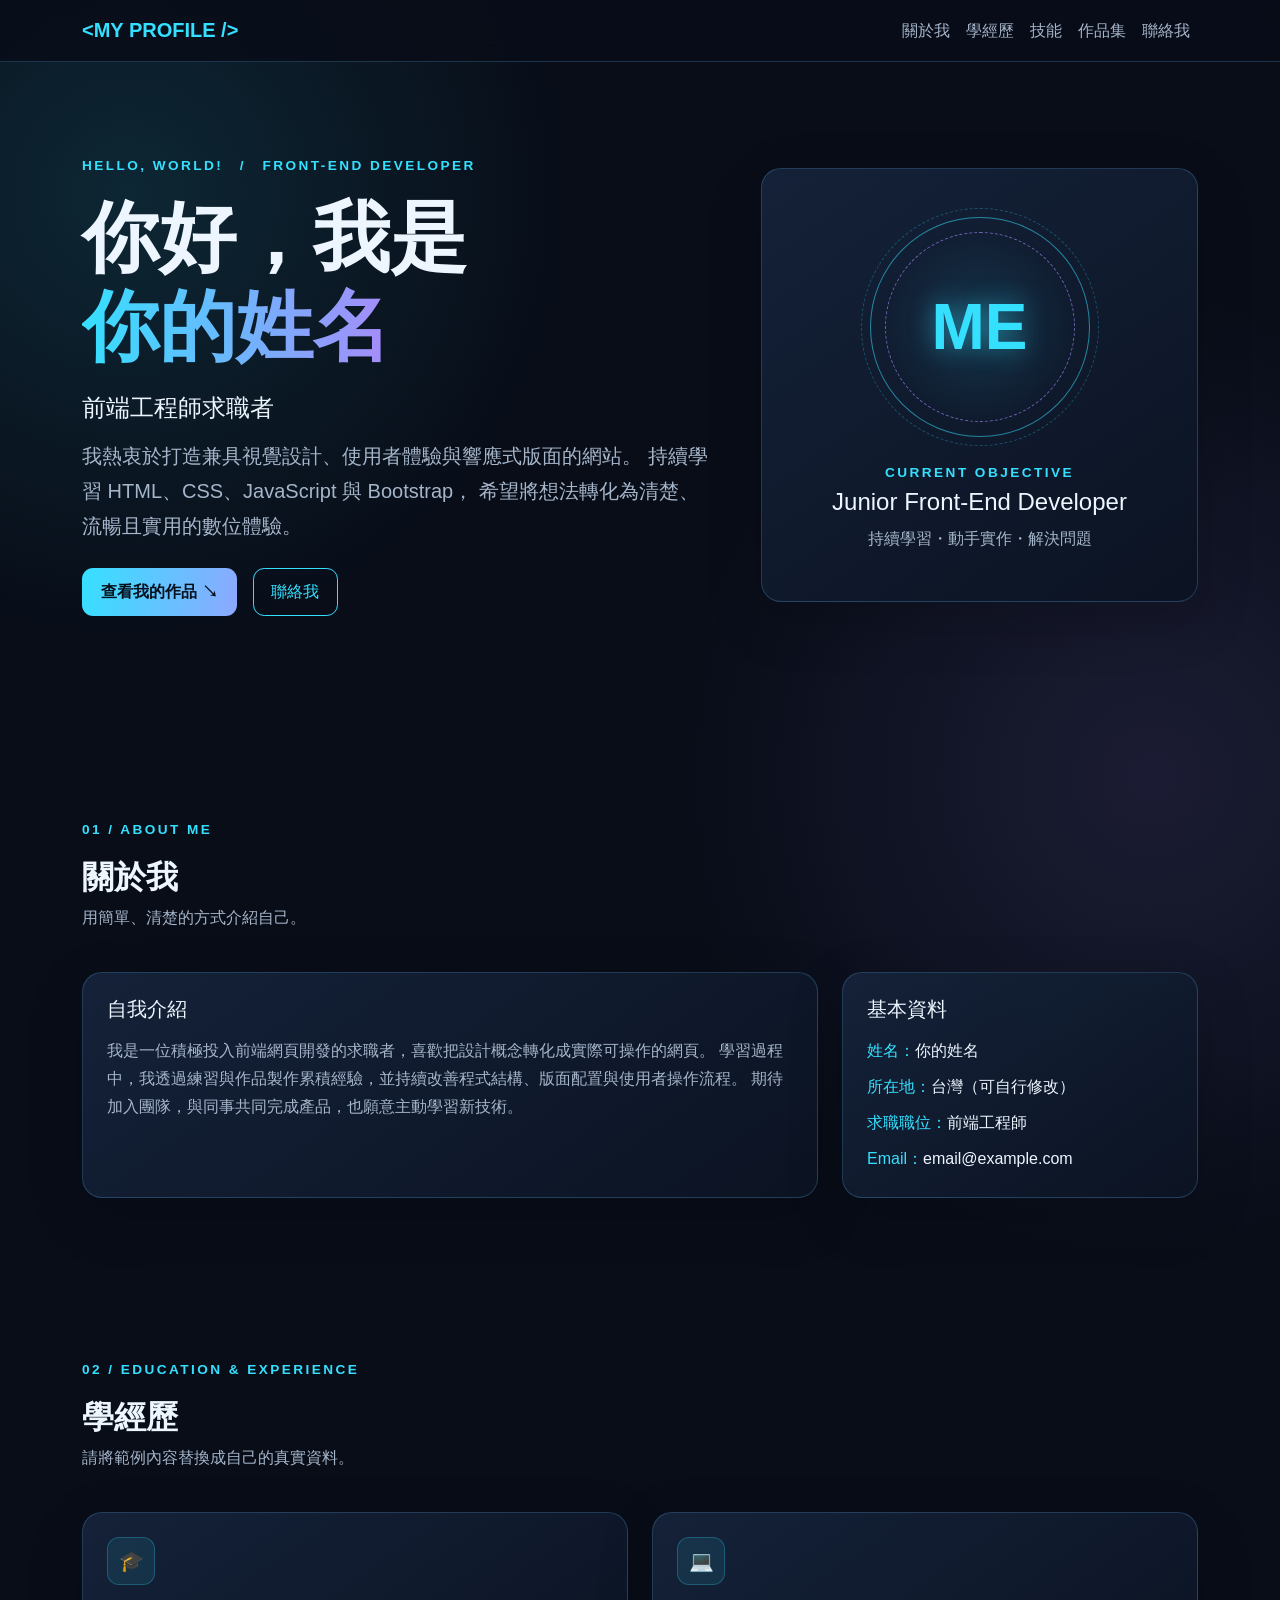
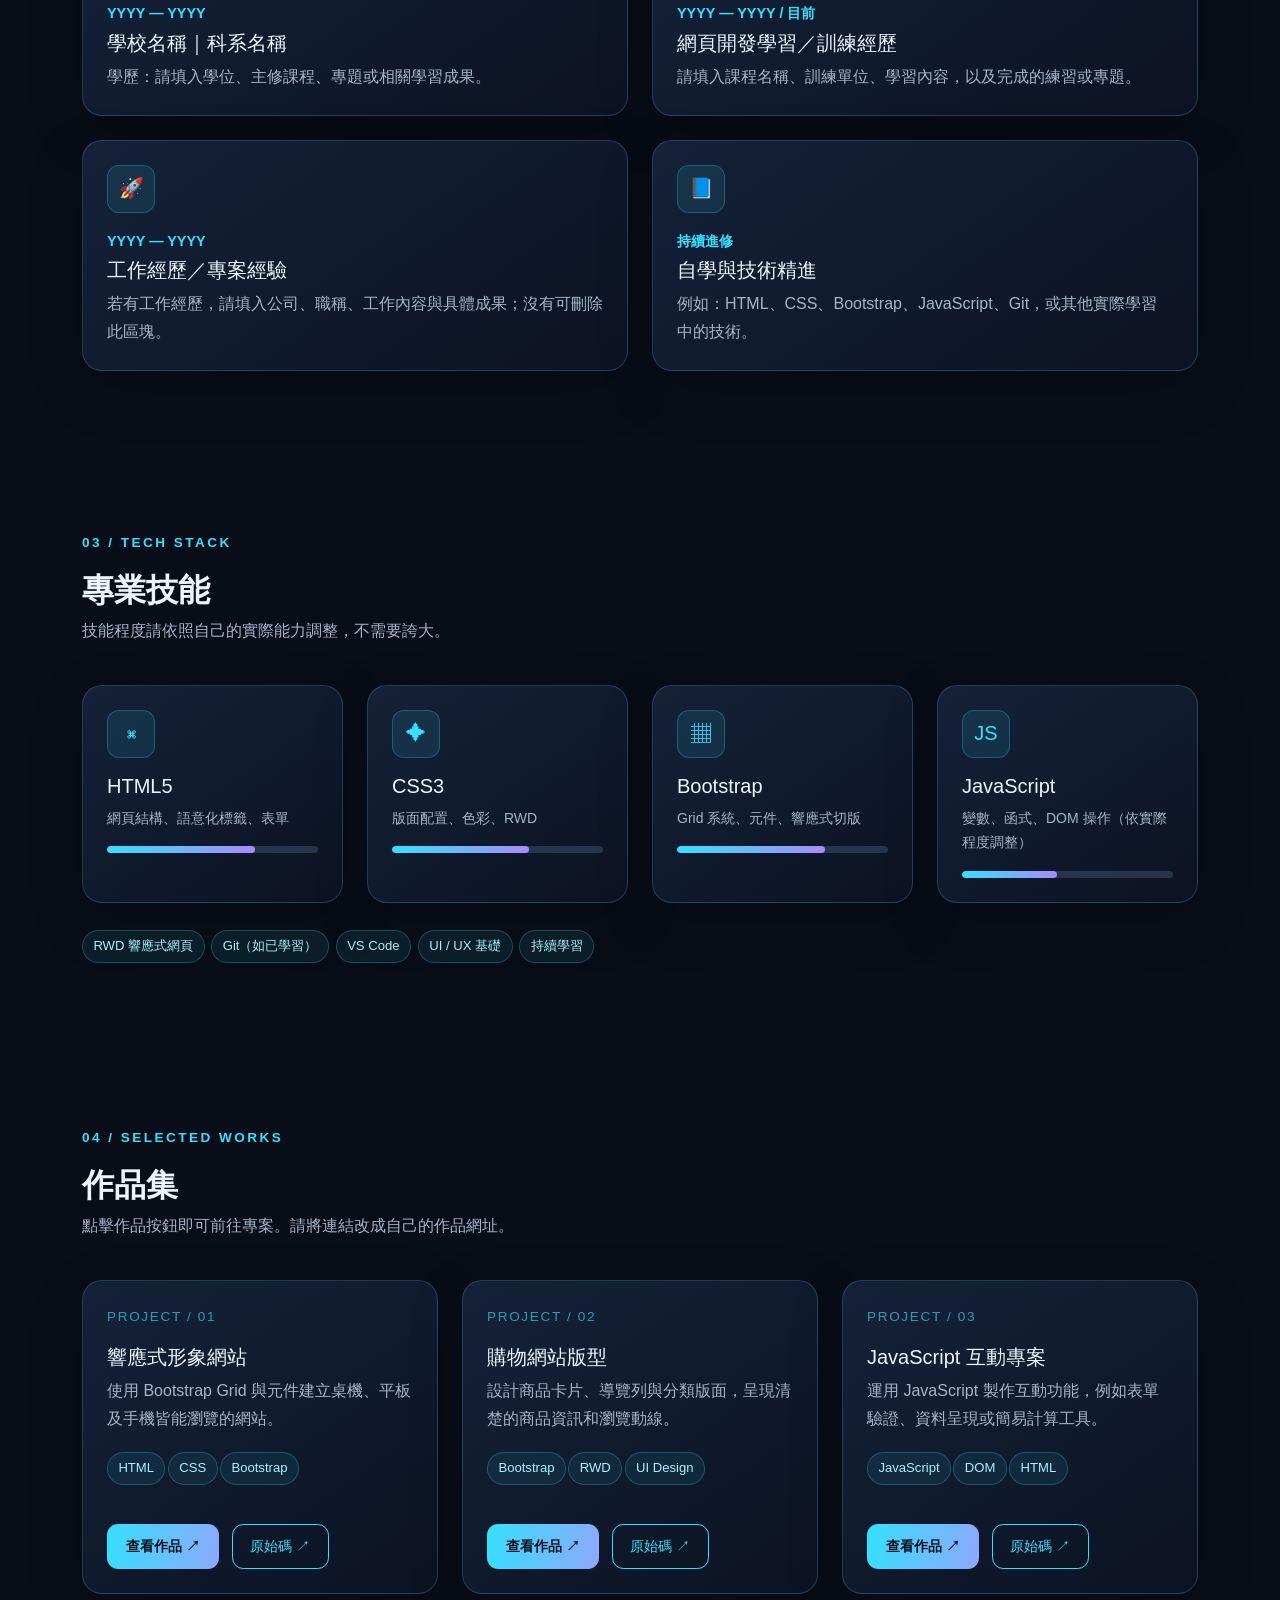
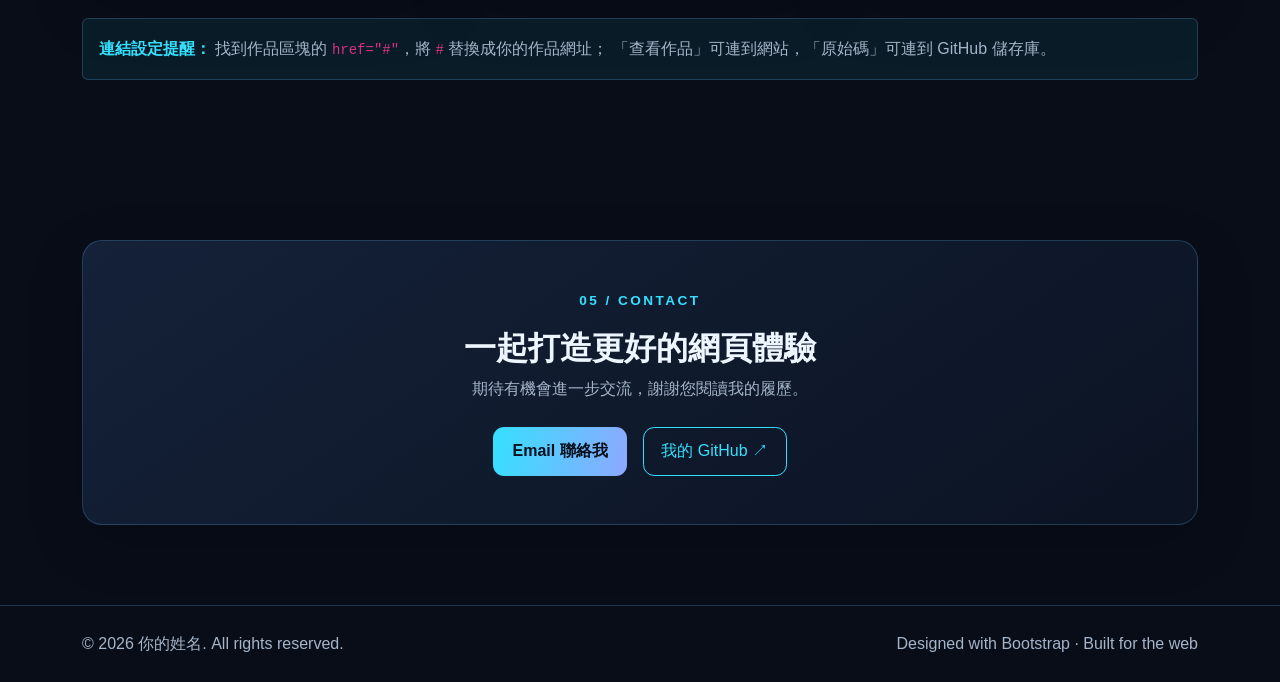
<file: index.html>
<!DOCTYPE html>
<html lang="zh-TW">
<head>
    <meta charset="UTF-8">
    <meta name="viewport" content="width=device-width, initial-scale=1.0">
    <title>個人履歷｜前端工程師</title>

    <!-- Bootstrap 5 CSS：使用 Bootstrap 進行 RWD 切版 -->
    <link href="https://cdn.jsdelivr.net/npm/bootstrap@5.3.3/dist/css/bootstrap.min.css" rel="stylesheet">

    <style>
        /* ===== 全站配色：前衛科技風格 ===== */
        :root {
            --bg: #080d18;
            --panel: #101a2b;
            --panel-light: #15233a;
            --text: #edf5ff;
            --muted: #a5b5ca;
            --cyan: #35e0ff;
            --purple: #a78bfa;
            --line: rgba(106, 190, 255, 0.22);
        }

        html { scroll-behavior: smooth; }

        body {
            background:
                radial-gradient(circle at 10% 5%, rgba(53, 224, 255, .12), transparent 28rem),
                radial-gradient(circle at 90% 20%, rgba(167, 139, 250, .12), transparent 30rem),
                var(--bg);
            color: var(--text);
            font-family: "Noto Sans TC", "Microsoft JhengHei", sans-serif;
            line-height: 1.75;
        }

        a { text-decoration: none; }

        .navbar {
            background: rgba(8, 13, 24, .88);
            border-bottom: 1px solid var(--line);
            backdrop-filter: blur(14px);
        }

        .navbar-brand, .text-cyan { color: var(--cyan) !important; }
        .nav-link { color: var(--muted) !important; }
        .nav-link:hover { color: var(--cyan) !important; }

        .hero {
            min-height: 82vh;
            display: flex;
            align-items: center;
            padding-top: 7rem;
            padding-bottom: 5rem;
        }

        .eyebrow {
            color: var(--cyan);
            letter-spacing: .18em;
            font-size: .85rem;
            font-weight: 700;
        }

        .hero h1 {
            font-size: clamp(2.5rem, 6vw, 5rem);
            font-weight: 800;
            line-height: 1.15;
        }

        .gradient-text {
            background: linear-gradient(90deg, var(--cyan), var(--purple));
            -webkit-background-clip: text;
            background-clip: text;
            color: transparent;
        }

        .hero-card, .tech-card, .timeline-card, .contact-card {
            background: linear-gradient(145deg, rgba(21, 35, 58, .95), rgba(12, 20, 35, .96));
            border: 1px solid var(--line);
            border-radius: 1.25rem;
            box-shadow: 0 18px 55px rgba(0, 0, 0, .18);
        }

        .profile-orbit {
            width: 220px;
            height: 220px;
            margin: 0 auto 1.5rem;
            border: 1px solid rgba(53, 224, 255, .55);
            border-radius: 50%;
            display: grid;
            place-items: center;
            position: relative;
            background: radial-gradient(circle, rgba(53,224,255,.13), transparent 65%);
        }

        .profile-orbit::before, .profile-orbit::after {
            content: "";
            position: absolute;
            border: 1px dashed rgba(167, 139, 250, .65);
            border-radius: 50%;
        }

        .profile-orbit::before { inset: 14px; }
        .profile-orbit::after { inset: -10px; border-color: rgba(53,224,255,.28); }

        .profile-initial {
            font-size: 4rem;
            font-weight: 800;
            color: var(--cyan);
            text-shadow: 0 0 25px rgba(53,224,255,.5);
        }

        .section { padding: 5rem 0; }
        .section-title { font-weight: 800; margin-bottom: .5rem; }
        .section-subtitle { color: var(--muted); margin-bottom: 2.5rem; }

        .tech-card, .timeline-card, .contact-card {
            height: 100%;
            padding: 1.5rem;
            transition: transform .25s ease, border-color .25s ease;
        }

        .tech-card:hover, .timeline-card:hover {
            transform: translateY(-5px);
            border-color: rgba(53,224,255,.65);
        }

        .icon-box {
            width: 48px;
            height: 48px;
            border-radius: 12px;
            display: grid;
            place-items: center;
            color: var(--cyan);
            background: rgba(53,224,255,.1);
            border: 1px solid rgba(53,224,255,.25);
            font-size: 1.25rem;
            margin-bottom: 1rem;
        }

        .tag {
            display: inline-block;
            border: 1px solid rgba(53,224,255,.25);
            background: rgba(53,224,255,.08);
            color: #a7f2ff;
            padding: .25rem .65rem;
            border-radius: 999px;
            font-size: .82rem;
            margin: .2rem .15rem .2rem 0;
        }

        .timeline-date { color: var(--cyan); font-size: .9rem; font-weight: 700; }
        .muted { color: var(--muted); }

        .btn-tech {
            background: linear-gradient(100deg, var(--cyan), #8da8ff);
            color: #07111d;
            border: 0;
            font-weight: 800;
            border-radius: .7rem;
            padding: .75rem 1.2rem;
        }

        .btn-tech:hover { color: #07111d; filter: brightness(1.08); transform: translateY(-1px); }

        .btn-outline-tech {
            color: var(--cyan);
            border: 1px solid var(--cyan);
            border-radius: .7rem;
            padding: .7rem 1.1rem;
        }

        .btn-outline-tech:hover { background: rgba(53,224,255,.1); color: #fff; }

        .project-number { color: rgba(53,224,255,.65); font-size: .85rem; letter-spacing: .12em; }
        .project-card { display: flex; flex-direction: column; }
        .project-card .project-actions { margin-top: auto; padding-top: 1.2rem; }

        .skill-bar {
            height: 7px;
            background: #26354b;
            border-radius: 999px;
            overflow: hidden;
        }

        .skill-progress {
            height: 100%;
            background: linear-gradient(90deg, var(--cyan), var(--purple));
            border-radius: 999px;
        }

        footer {
            border-top: 1px solid var(--line);
            color: var(--muted);
            padding: 1.5rem 0;
        }

        @media (max-width: 767.98px) {
            .hero { min-height: auto; text-align: center; }
            .hero-buttons { justify-content: center; }
            .section { padding: 3.5rem 0; }
        }
    </style>
</head>
<body>
    <!-- 導覽列：使用 Bootstrap Navbar -->
    <nav class="navbar navbar-expand-lg navbar-dark fixed-top">
        <div class="container">
            <a class="navbar-brand fw-bold" href="#home">&lt;MY PROFILE /&gt;</a>
            <button class="navbar-toggler" type="button" data-bs-toggle="collapse"
                    data-bs-target="#mainNav" aria-controls="mainNav" aria-expanded="false"
                    aria-label="切換導覽選單">
                <span class="navbar-toggler-icon"></span>
            </button>
            <div class="collapse navbar-collapse" id="mainNav">
                <ul class="navbar-nav ms-auto">
                    <li class="nav-item"><a class="nav-link" href="#about">關於我</a></li>
                    <li class="nav-item"><a class="nav-link" href="#experience">學經歷</a></li>
                    <li class="nav-item"><a class="nav-link" href="#skills">技能</a></li>
                    <li class="nav-item"><a class="nav-link" href="#projects">作品集</a></li>
                    <li class="nav-item"><a class="nav-link" href="#contact">聯絡我</a></li>
                </ul>
            </div>
        </div>
    </nav>

    <!-- 首頁主視覺 -->
    <header class="hero" id="home">
        <div class="container">
            <div class="row align-items-center g-5">
                <div class="col-lg-7">
                    <p class="eyebrow mb-3">HELLO, WORLD!　/　FRONT-END DEVELOPER</p>
                    <!-- TODO：請將「你的姓名」換成自己的姓名 -->
                    <h1 class="mb-4">你好，我是<br><span class="gradient-text">你的姓名</span></h1>
                    <h2 class="h4 mb-3">前端工程師求職者</h2>
                    <p class="muted fs-5 mb-4">
                        我熱衷於打造兼具視覺設計、使用者體驗與響應式版面的網站。
                        持續學習 HTML、CSS、JavaScript 與 Bootstrap，
                        希望將想法轉化為清楚、流暢且實用的數位體驗。
                    </p>
                    <div class="d-flex flex-wrap gap-3 hero-buttons">
                        <a class="btn btn-tech" href="#projects">查看我的作品 ↘</a>
                        <!-- TODO：將 email@example.com 改成自己的 Email -->
                        <a class="btn btn-outline-tech" href="mailto:email@example.com">聯絡我</a>
                    </div>
                </div>
                <div class="col-lg-5">
                    <div class="hero-card p-4 p-md-5 text-center">
                        <div class="profile-orbit">
                            <!-- 這裡先用姓名縮寫代替照片，也可以改成自己的大頭照 -->
                            <div class="profile-initial">ME</div>
                        </div>
                        <p class="eyebrow mb-1">CURRENT OBJECTIVE</p>
                        <h3 class="h4 mb-2">Junior Front-End Developer</h3>
                        <p class="muted mb-0">持續學習・動手實作・解決問題</p>
                    </div>
                </div>
            </div>
        </div>
    </header>

    <main>
        <!-- 關於我 -->
        <section class="section" id="about">
            <div class="container">
                <p class="eyebrow">01 / ABOUT ME</p>
                <h2 class="section-title">關於我</h2>
                <p class="section-subtitle">用簡單、清楚的方式介紹自己。</p>
                <div class="row g-4">
                    <div class="col-lg-8">
                        <div class="tech-card">
                            <h3 class="h5 mb-3">自我介紹</h3>
                            <p class="muted mb-0">
                                我是一位積極投入前端網頁開發的求職者，喜歡把設計概念轉化成實際可操作的網頁。
                                學習過程中，我透過練習與作品製作累積經驗，並持續改善程式結構、版面配置與使用者操作流程。
                                期待加入團隊，與同事共同完成產品，也願意主動學習新技術。
                            </p>
                            <!-- TODO：依照自己的實際狀況修改，不符合的描述請刪除 -->
                        </div>
                    </div>
                    <div class="col-lg-4">
                        <div class="tech-card">
                            <h3 class="h5 mb-3">基本資料</h3>
                            <p class="mb-2"><span class="text-cyan">姓名：</span>你的姓名</p>
                            <p class="mb-2"><span class="text-cyan">所在地：</span>台灣（可自行修改）</p>
                            <p class="mb-2"><span class="text-cyan">求職職位：</span>前端工程師</p>
                            <p class="mb-0"><span class="text-cyan">Email：</span>email@example.com</p>
                        </div>
                    </div>
                </div>
            </div>
        </section>

        <!-- 學歷與經歷 -->
        <section class="section" id="experience">
            <div class="container">
                <p class="eyebrow">02 / EDUCATION & EXPERIENCE</p>
                <h2 class="section-title">學經歷</h2>
                <p class="section-subtitle">請將範例內容替換成自己的真實資料。</p>
                <div class="row g-4">
                    <div class="col-lg-6">
                        <div class="timeline-card">
                            <div class="icon-box">🎓</div>
                            <p class="timeline-date mb-1">YYYY — YYYY</p>
                            <h3 class="h5">學校名稱｜科系名稱</h3>
                            <p class="muted mb-0">學歷：請填入學位、主修課程、專題或相關學習成果。</p>
                        </div>
                    </div>
                    <div class="col-lg-6">
                        <div class="timeline-card">
                            <div class="icon-box">💻</div>
                            <p class="timeline-date mb-1">YYYY — YYYY / 目前</p>
                            <h3 class="h5">網頁開發學習／訓練經歷</h3>
                            <p class="muted mb-0">請填入課程名稱、訓練單位、學習內容，以及完成的練習或專題。</p>
                        </div>
                    </div>
                    <div class="col-lg-6">
                        <div class="timeline-card">
                            <div class="icon-box">🚀</div>
                            <p class="timeline-date mb-1">YYYY — YYYY</p>
                            <h3 class="h5">工作經歷／專案經驗</h3>
                            <p class="muted mb-0">若有工作經歷，請填入公司、職稱、工作內容與具體成果；沒有可刪除此區塊。</p>
                        </div>
                    </div>
                    <div class="col-lg-6">
                        <div class="timeline-card">
                            <div class="icon-box">📘</div>
                            <p class="timeline-date mb-1">持續進修</p>
                            <h3 class="h5">自學與技術精進</h3>
                            <p class="muted mb-0">例如：HTML、CSS、Bootstrap、JavaScript、Git，或其他實際學習中的技術。</p>
                        </div>
                    </div>
                </div>
            </div>
        </section>

        <!-- 技能 -->
        <section class="section" id="skills">
            <div class="container">
                <p class="eyebrow">03 / TECH STACK</p>
                <h2 class="section-title">專業技能</h2>
                <p class="section-subtitle">技能程度請依照自己的實際能力調整，不需要誇大。</p>
                <div class="row g-4">
                    <div class="col-md-6 col-lg-3">
                        <div class="tech-card">
                            <div class="icon-box">⌘</div>
                            <h3 class="h5">HTML5</h3>
                            <p class="muted small">網頁結構、語意化標籤、表單</p>
                            <div class="skill-bar"><div class="skill-progress" style="width: 70%"></div></div>
                        </div>
                    </div>
                    <div class="col-md-6 col-lg-3">
                        <div class="tech-card">
                            <div class="icon-box">✦</div>
                            <h3 class="h5">CSS3</h3>
                            <p class="muted small">版面配置、色彩、RWD</p>
                            <div class="skill-bar"><div class="skill-progress" style="width: 65%"></div></div>
                        </div>
                    </div>
                    <div class="col-md-6 col-lg-3">
                        <div class="tech-card">
                            <div class="icon-box">▦</div>
                            <h3 class="h5">Bootstrap</h3>
                            <p class="muted small">Grid 系統、元件、響應式切版</p>
                            <div class="skill-bar"><div class="skill-progress" style="width: 70%"></div></div>
                        </div>
                    </div>
                    <div class="col-md-6 col-lg-3">
                        <div class="tech-card">
                            <div class="icon-box">JS</div>
                            <h3 class="h5">JavaScript</h3>
                            <p class="muted small">變數、函式、DOM 操作（依實際程度調整）</p>
                            <div class="skill-bar"><div class="skill-progress" style="width: 45%"></div></div>
                        </div>
                    </div>
                </div>
                <div class="mt-4">
                    <span class="tag">RWD 響應式網頁</span>
                    <span class="tag">Git（如已學習）</span>
                    <span class="tag">VS Code</span>
                    <span class="tag">UI / UX 基礎</span>
                    <span class="tag">持續學習</span>
                </div>
            </div>
        </section>

        <!-- 作品集：按鈕連結由使用者自行設定 -->
        <section class="section" id="projects">
            <div class="container">
                <p class="eyebrow">04 / SELECTED WORKS</p>
                <h2 class="section-title">作品集</h2>
                <p class="section-subtitle">點擊作品按鈕即可前往專案。請將連結改成自己的作品網址。</p>
                <div class="row g-4">
                    <div class="col-md-6 col-lg-4">
                        <article class="tech-card project-card">
                            <p class="project-number">PROJECT / 01</p>
                            <h3 class="h5">響應式形象網站</h3>
                            <p class="muted">使用 Bootstrap Grid 與元件建立桌機、平板及手機皆能瀏覽的網站。</p>
                            <div class="mb-3">
                                <span class="tag">HTML</span><span class="tag">CSS</span><span class="tag">Bootstrap</span>
                            </div>
                            <div class="project-actions">
                                <!-- TODO：把 href="#" 改成作品網址，例如 https://你的帳號.github.io/專案名稱/ -->
                                <a class="btn btn-tech btn-sm" href="20261030-ch6-ex03-AI" target="_blank" rel="noopener noreferrer">查看作品 ↗</a>
                                <a class="btn btn-outline-tech btn-sm ms-2" href="#" target="_blank" rel="noopener noreferrer">原始碼 ↗</a>
                            </div>
                        </article>
                    </div>
                    <div class="col-md-6 col-lg-4">
                        <article class="tech-card project-card">
                            <p class="project-number">PROJECT / 02</p>
                            <h3 class="h5">購物網站版型</h3>
                            <p class="muted">設計商品卡片、導覽列與分類版面，呈現清楚的商品資訊和瀏覽動線。</p>
                            <div class="mb-3">
                                <span class="tag">Bootstrap</span><span class="tag">RWD</span><span class="tag">UI Design</span>
                            </div>
                            <div class="project-actions">
                                <!-- TODO：請修改下方兩個 href -->
                                <a class="btn btn-tech btn-sm" href="20261102_AI02" target="_blank" rel="noopener noreferrer">查看作品 ↗</a>
                                <a class="btn btn-outline-tech btn-sm ms-2" href="#" target="_blank" rel="noopener noreferrer">原始碼 ↗</a>
                            </div>
                        </article>
                    </div>
                    <div class="col-md-6 col-lg-4">
                        <article class="tech-card project-card">
                            <p class="project-number">PROJECT / 03</p>
                            <h3 class="h5">JavaScript 互動專案</h3>
                            <p class="muted">運用 JavaScript 製作互動功能，例如表單驗證、資料呈現或簡易計算工具。</p>
                            <div class="mb-3">
                                <span class="tag">JavaScript</span><span class="tag">DOM</span><span class="tag">HTML</span>
                            </div>
                            <div class="project-actions">
                                <!-- TODO：請修改下方兩個 href -->
                                <a class="btn btn-tech btn-sm" href="#" target="_blank" rel="noopener noreferrer">查看作品 ↗</a>
                                <a class="btn btn-outline-tech btn-sm ms-2" href="#" target="_blank" rel="noopener noreferrer">原始碼 ↗</a>
                            </div>
                        </article>
                    </div>
                </div>
                <div class="alert mt-4 mb-0" role="note"
                     style="background:rgba(53,224,255,.07); border:1px solid var(--line); color:var(--muted);">
                    <strong class="text-cyan">連結設定提醒：</strong>
                    找到作品區塊的 <code>href="#"</code>，將 <code>#</code> 替換成你的作品網址；
                    「查看作品」可連到網站，「原始碼」可連到 GitHub 儲存庫。
                </div>
            </div>
        </section>

        <!-- 聯絡方式 -->
        <section class="section" id="contact">
            <div class="container">
                <div class="contact-card text-center p-4 p-md-5">
                    <p class="eyebrow">05 / CONTACT</p>
                    <h2 class="section-title">一起打造更好的網頁體驗</h2>
                    <p class="muted mb-4">期待有機會進一步交流，謝謝您閱讀我的履歷。</p>
                    <!-- TODO：把 Email、GitHub 連結換成自己的資料 -->
                    <div class="d-flex flex-wrap justify-content-center gap-3">
                        <a class="btn btn-tech" href="mailto:email@example.com">Email 聯絡我</a>
                        <a class="btn btn-outline-tech" href="#" target="_blank" rel="noopener noreferrer">我的 GitHub ↗</a>
                    </div>
                </div>
            </div>
        </section>
    </main>

    <footer>
        <div class="container d-flex flex-column flex-md-row justify-content-between align-items-center gap-2">
            <span>© <span id="currentYear"></span> 你的姓名. All rights reserved.</span>
            <span>Designed with Bootstrap · Built for the web</span>
        </div>
    </footer>

    <!-- Bootstrap JavaScript：讓手機版導覽列可以展開／收合 -->
    <script src="https://cdn.jsdelivr.net/npm/bootstrap@5.3.3/dist/js/bootstrap.bundle.min.js"></script>
    <script>
        // 自動顯示當前年份
        document.getElementById("currentYear").textContent = new Date().getFullYear();
    </script>
</body>
</html>
</file>
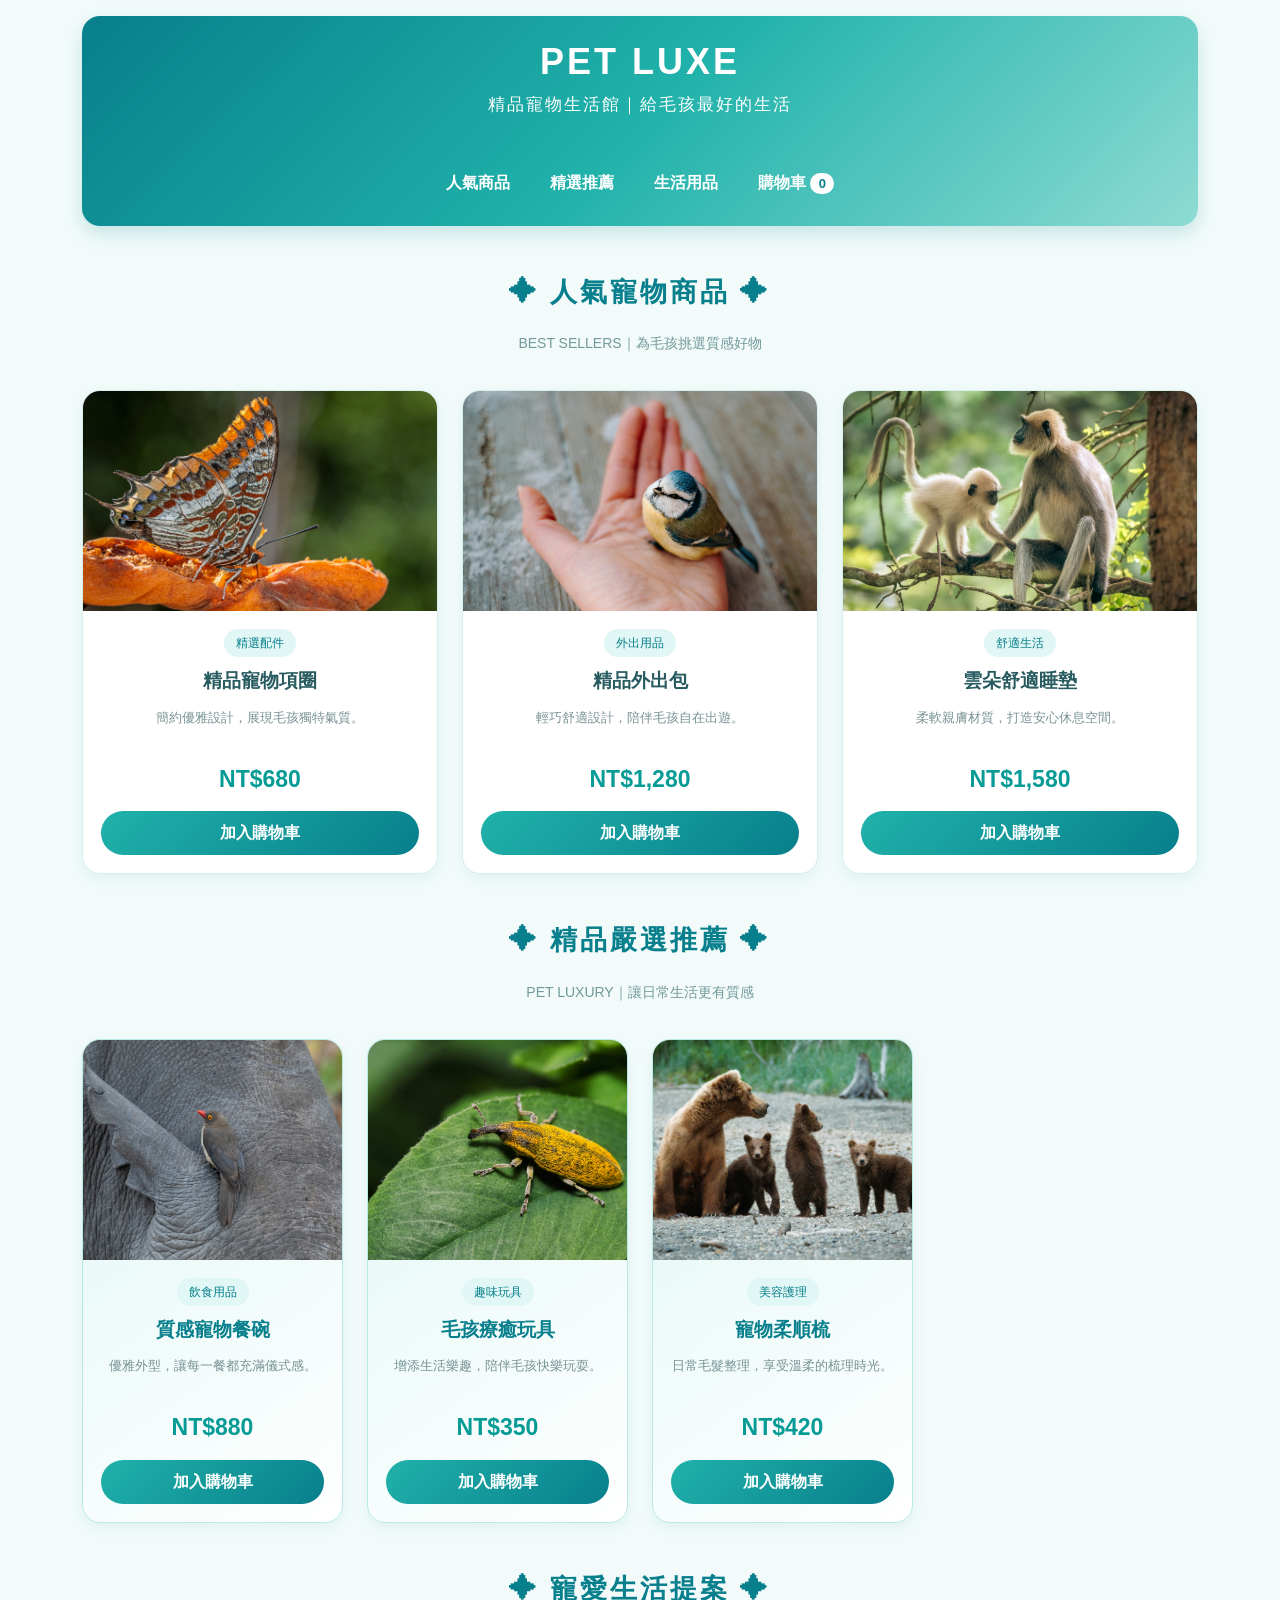
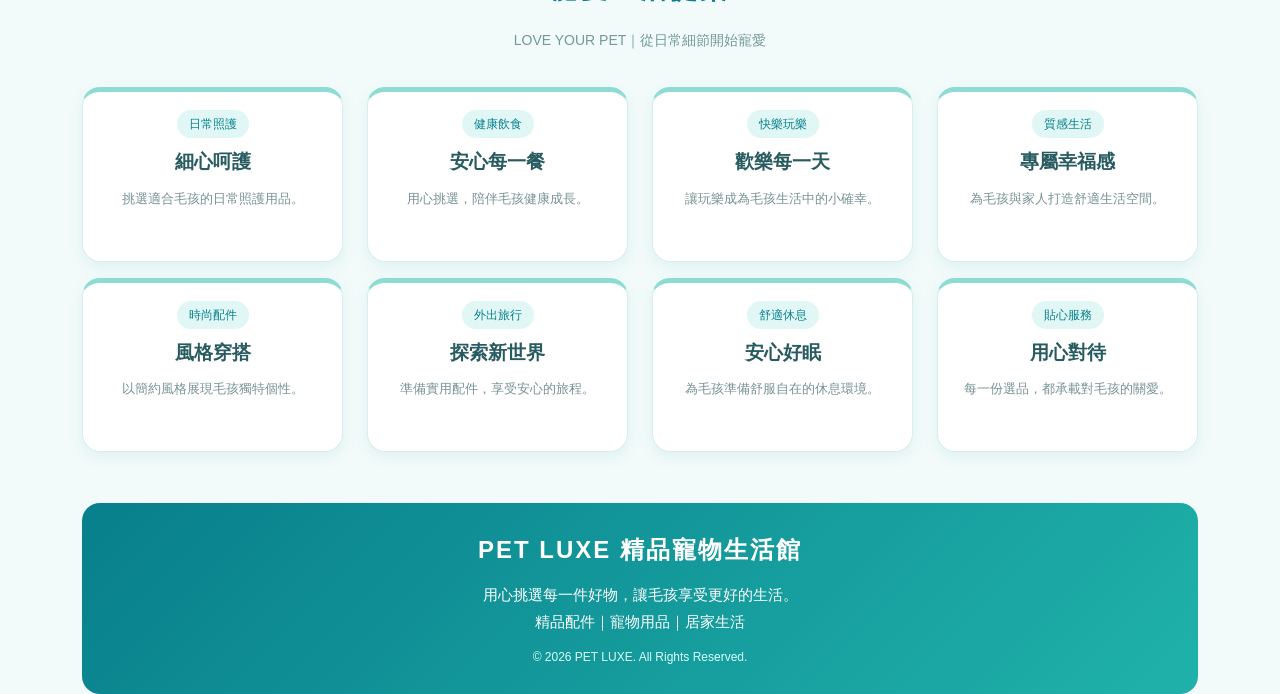
<file: 20261030-ch6-ex03-AI.html>
<!DOCTYPE html>
<html lang="zh-TW">

<head>
    <meta charset="UTF-8">
    <meta name="viewport" content="width=device-width, initial-scale=1.0">

    <title>PET LUXE｜精品寵物生活館</title>

    <link rel="stylesheet" href="css/bootstrap.min.css">
    <link rel="stylesheet" href="css/myall.css">

    <style>
        /* =========================
           全站基本設定
        ========================= */
        :root {
            --pet-primary: #20b2aa;
            --pet-dark: #087f8c;
            --pet-light: #e0f7f5;
            --pet-pale: #f2fbfa;
            --pet-accent: #8edbd4;
            --pet-text: #365b60;
        }

        body {
            background-color: var(--pet-pale);
            color: var(--pet-text);
            font-family: "Microsoft JhengHei", sans-serif;
        }

        /* =========================
           Header
        ========================= */
        .box01 {
            height: 160px;
            font-size: 58px;
            font-weight: 900;
            text-align: center;
            line-height: 160px;
        }

        .pet-header {
            height: auto;
            min-height: 160px;
            line-height: normal;
            padding: 25px 15px;
            background: linear-gradient(135deg, #087f8c, #20b2aa, #8edbd4);
            color: white;
            border-radius: 18px;
            box-shadow: 0 8px 20px rgba(8, 127, 140, 0.18);
        }

        .pet-logo {
            font-size: 36px;
            font-weight: 900;
            letter-spacing: 3px;
        }

        .pet-slogan {
            margin-top: 10px;
            font-size: 17px;
            font-weight: 400;
            letter-spacing: 2px;
        }

        .pet-nav {
            margin-top: 18px;
        }

        .pet-nav a {
            display: inline-block;
            margin: 4px 12px;
            color: white;
            text-decoration: none;
            font-size: 16px;
            font-weight: bold;
        }

        .pet-nav a:hover {
            color: #d9fffa;
        }

        /* =========================
           商品分類標題
        ========================= */
        .section-title {
            margin: 35px 0 10px;
            padding: 15px;
            color: var(--pet-dark);
            font-size: 27px;
            font-weight: 900;
            text-align: center;
            letter-spacing: 3px;
        }

        .section-subtitle {
            margin-bottom: 20px;
            color: #72999b;
            text-align: center;
            font-size: 14px;
        }

        /* =========================
           商品卡片
        ========================= */
        .product-card {
            height: 100%;
            overflow: hidden;
            background-color: white;
            border: 1px solid #d7efec;
            border-radius: 18px;
            box-shadow: 0 5px 15px rgba(8, 127, 140, 0.08);
            transition: transform 0.3s, box-shadow 0.3s;
        }

        .product-card:hover {
            transform: translateY(-7px);
            box-shadow: 0 12px 25px rgba(8, 127, 140, 0.18);
        }

        .product-img {
            width: 100%;
            height: 220px;
            object-fit: cover;
            display: block;
        }

        .product-info {
            padding: 18px;
            text-align: center;
        }

        .product-category {
            display: inline-block;
            padding: 5px 12px;
            margin-bottom: 10px;
            background-color: var(--pet-light);
            color: var(--pet-dark);
            border-radius: 20px;
            font-size: 12px;
        }

        .product-name {
            margin-bottom: 10px;
            color: #285b60;
            font-size: 19px;
            font-weight: 900;
        }

        .product-desc {
            min-height: 44px;
            margin-bottom: 12px;
            color: #789294;
            font-size: 13px;
            line-height: 1.8;
        }

        .product-price {
            margin-bottom: 15px;
            color: #079b96;
            font-size: 23px;
            font-weight: 900;
        }

        .product-price small {
            font-size: 13px;
        }

        /* =========================
           購物按鈕
        ========================= */
        .btn-pet {
            width: 100%;
            padding: 10px;
            background: linear-gradient(135deg, #20b2aa, #087f8c);
            color: white;
            border: none;
            border-radius: 25px;
            font-weight: bold;
            transition: 0.3s;
        }

        .btn-pet:hover {
            background: #075f69;
            color: white;
        }

        /* =========================
           第二區塊：精選推薦
        ========================= */
        .featured-card {
            background: linear-gradient(145deg, #e0f7f5, #ffffff);
            border: 1px solid #b9e9e4;
        }

        .featured-card .product-name {
            color: #087f8c;
        }

        /* =========================
           第三區塊：寵物生活用品
        ========================= */
        .life-card {
            border-top: 5px solid #8edbd4;
        }

        /* =========================
           購物車提示
        ========================= */
        .cart-count {
            display: inline-block;
            min-width: 24px;
            padding: 3px 7px;
            background-color: white;
            color: #087f8c;
            border-radius: 20px;
            font-size: 13px;
            text-align: center;
        }

        /* =========================
           Footer
        ========================= */
        .pet-footer {
            height: auto;
            min-height: 160px;
            margin-top: 35px;
            padding: 25px 15px;
            background: linear-gradient(135deg, #087f8c, #20b2aa);
            color: white;
            border-radius: 18px;
            text-align: center;
            line-height: 1.8;
            font-size: 15px;
        }

        .footer-title {
            margin-bottom: 10px;
            font-size: 24px;
            font-weight: 900;
            letter-spacing: 2px;
        }

        .footer-copy {
            margin-top: 12px;
            color: #d9fffa;
            font-size: 12px;
        }

        /* =========================
           RWD 手機版
        ========================= */
        @media (max-width: 575.98px) {
            .pet-logo {
                font-size: 27px;
            }

            .pet-slogan {
                font-size: 14px;
            }

            .pet-nav a {
                margin: 5px 7px;
                font-size: 14px;
            }

            .section-title {
                font-size: 22px;
            }

            .product-img {
                height: 180px;
            }

            .product-info {
                padding: 12px;
            }

            .product-name {
                font-size: 16px;
            }

            .product-price {
                font-size: 20px;
            }
        }
    </style>
</head>

<body>

    <div class="container">

        <!-- =========================
             Header：網站標題與導覽
        ========================= -->
        <div class="row">
            <div class="col-12 mt-3">
                <div class="box01 pet-header">

                    <div class="pet-logo">
                        PET LUXE
                    </div>

                    <div class="pet-slogan">
                        精品寵物生活館｜給毛孩最好的生活
                    </div>

                    <div class="pet-nav">
                        <a href="#products">人氣商品</a>
                        <a href="#featured">精選推薦</a>
                        <a href="#life">生活用品</a>
                        <a href="#footer">
                            購物車
                            <span class="cart-count" id="cartCount">0</span>
                        </a>
                    </div>

                </div>
            </div>
        </div>


        <!-- =========================
             第一區塊：人氣商品
             使用圖片 001、002、003
        ========================= -->
        <h2 class="section-title" id="products">
            ✦ 人氣寵物商品 ✦
        </h2>

        <div class="section-subtitle">
            BEST SELLERS｜為毛孩挑選質感好物
        </div>

        <div class="row">

            <!-- 商品 01 -->
            <div class="col-sm-6 col-lg-4 col-xxl-2 mt-3">
                <div class="product-card">

                    <img src="image/001.jpg"
                         class="product-img"
                         alt="精品寵物項圈">

                    <div class="product-info">

                        <span class="product-category">
                            精選配件
                        </span>

                        <div class="product-name">
                            精品寵物項圈
                        </div>

                        <div class="product-desc">
                            簡約優雅設計，展現毛孩獨特氣質。
                        </div>

                        <div class="product-price">
                            NT$680
                        </div>

                        <button class="btn btn-pet"
                                onclick="addToCart('精品寵物項圈', 680)">
                            加入購物車
                        </button>

                    </div>
                </div>
            </div>


            <!-- 商品 02 -->
            <div class="col-sm-6 col-lg-4 col-xxl-2 mt-3">
                <div class="product-card">

                    <img src="image/002.jpg"
                         class="product-img"
                         alt="寵物精品外出包">

                    <div class="product-info">

                        <span class="product-category">
                            外出用品
                        </span>

                        <div class="product-name">
                            精品外出包
                        </div>

                        <div class="product-desc">
                            輕巧舒適設計，陪伴毛孩自在出遊。
                        </div>

                        <div class="product-price">
                            NT$1,280
                        </div>

                        <button class="btn btn-pet"
                                onclick="addToCart('精品外出包', 1280)">
                            加入購物車
                        </button>

                    </div>
                </div>
            </div>


            <!-- 商品 03 -->
            <div class="col-sm-6 col-lg-4 col-xxl-2 mt-3">
                <div class="product-card">

                    <img src="image/003.jpg"
                         class="product-img"
                         alt="寵物舒適睡墊">

                    <div class="product-info">

                        <span class="product-category">
                            舒適生活
                        </span>

                        <div class="product-name">
                            雲朵舒適睡墊
                        </div>

                        <div class="product-desc">
                            柔軟親膚材質，打造安心休息空間。
                        </div>

                        <div class="product-price">
                            NT$1,580
                        </div>

                        <button class="btn btn-pet"
                                onclick="addToCart('雲朵舒適睡墊', 1580)">
                            加入購物車
                        </button>

                    </div>
                </div>
            </div>

        </div>


        <!-- =========================
             第二區塊：精選推薦
             使用圖片 004、005、006
        ========================= -->
        <h2 class="section-title" id="featured">
            ✦ 精品嚴選推薦 ✦
        </h2>

        <div class="section-subtitle">
            PET LUXURY｜讓日常生活更有質感
        </div>

        <div class="row">

            <!-- 商品 04 -->
            <div class="col-sm-6 col-lg-3 col-xxl-2 mt-3">
                <div class="product-card featured-card">

                    <img src="image/004.jpg"
                         class="product-img"
                         alt="寵物精緻餐碗">

                    <div class="product-info">

                        <span class="product-category">
                            飲食用品
                        </span>

                        <div class="product-name">
                            質感寵物餐碗
                        </div>

                        <div class="product-desc">
                            優雅外型，讓每一餐都充滿儀式感。
                        </div>

                        <div class="product-price">
                            NT$880
                        </div>

                        <button class="btn btn-pet"
                                onclick="addToCart('質感寵物餐碗', 880)">
                            加入購物車
                        </button>

                    </div>
                </div>
            </div>


            <!-- 商品 05 -->
            <div class="col-sm-6 col-lg-3 col-xxl-2 mt-3">
                <div class="product-card featured-card">

                    <img src="image/005.jpg"
                         class="product-img"
                         alt="寵物玩具">

                    <div class="product-info">

                        <span class="product-category">
                            趣味玩具
                        </span>

                        <div class="product-name">
                            毛孩療癒玩具
                        </div>

                        <div class="product-desc">
                            增添生活樂趣，陪伴毛孩快樂玩耍。
                        </div>

                        <div class="product-price">
                            NT$350
                        </div>

                        <button class="btn btn-pet"
                                onclick="addToCart('毛孩療癒玩具', 350)">
                            加入購物車
                        </button>

                    </div>
                </div>
            </div>


            <!-- 商品 06 -->
            <div class="col-sm-6 col-lg-3 col-xxl-2 mt-3">
                <div class="product-card featured-card">

                    <img src="image/006.jpg"
                         class="product-img"
                         alt="寵物梳毛工具">

                    <div class="product-info">

                        <span class="product-category">
                            美容護理
                        </span>

                        <div class="product-name">
                            寵物柔順梳
                        </div>

                        <div class="product-desc">
                            日常毛髮整理，享受溫柔的梳理時光。
                        </div>

                        <div class="product-price">
                            NT$420
                        </div>

                        <button class="btn btn-pet"
                                onclick="addToCart('寵物柔順梳', 420)">
                            加入購物車
                        </button>

                    </div>
                </div>
            </div>


            <!-- 商品 07 -->
            <div class="col-sm-6 col-lg-3 col-xxl-2 mt-3 d-none d-xxl-block">
                <div class="product-card featured-card">

                    <img src="image/007.jpg"
                         class="product-img"
                         alt="寵物精品服飾">

                    <div class="product-info">

                        <span class="product-category">
                            時尚穿搭
                        </span>

                        <div class="product-name">
                            寵物時尚服飾
                        </div>

                        <div class="product-desc">
                            俐落時尚剪裁，展現毛孩迷人魅力。
                        </div>

                        <div class="product-price">
                            NT$980
                        </div>

                        <button class="btn btn-pet"
                                onclick="addToCart('寵物時尚服飾', 980)">
                            加入購物車
                        </button>

                    </div>
                </div>
            </div>


            <!-- 商品 08 -->
            <div class="col-sm-6 col-lg-3 col-xxl-2 mt-3 d-none d-xxl-block">
                <div class="product-card featured-card">

                    <img src="image/008.jpg"
                         class="product-img"
                         alt="寵物外出牽繩">

                    <div class="product-info">

                        <span class="product-category">
                            散步配件
                        </span>

                        <div class="product-name">
                            精品散步牽繩
                        </div>

                        <div class="product-desc">
                            質感與實用兼具，享受每一次散步。
                        </div>

                        <div class="product-price">
                            NT$750
                        </div>

                        <button class="btn btn-pet"
                                onclick="addToCart('精品散步牽繩', 750)">
                            加入購物車
                        </button>

                    </div>
                </div>
            </div>


            <!-- 商品 09 -->
            <div class="col-sm-6 col-lg-3 col-xxl-2 mt-3 d-none d-xxl-block">
                <div class="product-card featured-card">

                    <img src="image/009.jpg"
                         class="product-img"
                         alt="寵物居家用品">

                    <div class="product-info">

                        <span class="product-category">
                            居家生活
                        </span>

                        <div class="product-name">
                            寵物居家精品
                        </div>

                        <div class="product-desc">
                            精緻生活選品，為居家增添幸福感。
                        </div>

                        <div class="product-price">
                            NT$1,180
                        </div>

                        <button class="btn btn-pet"
                                onclick="addToCart('寵物居家精品', 1180)">
                            加入購物車
                        </button>

                    </div>
                </div>
            </div>

        </div>


        <!-- =========================
             第三區塊：寵物生活用品
             沿用原本第三組格線
        ========================= -->
        <h2 class="section-title" id="life">
            ✦ 寵愛生活提案 ✦
        </h2>

        <div class="section-subtitle">
            LOVE YOUR PET｜從日常細節開始寵愛
        </div>

        <div class="row">

            <div class="col-md-6 col-xl-3 mt-3">
                <div class="product-card life-card">
                    <div class="product-info">
                        <span class="product-category">日常照護</span>
                        <div class="product-name">細心呵護</div>
                        <div class="product-desc">
                            挑選適合毛孩的日常照護用品。
                        </div>
                    </div>
                </div>
            </div>

            <div class="col-md-6 col-xl-3 mt-3">
                <div class="product-card life-card">
                    <div class="product-info">
                        <span class="product-category">健康飲食</span>
                        <div class="product-name">安心每一餐</div>
                        <div class="product-desc">
                            用心挑選，陪伴毛孩健康成長。
                        </div>
                    </div>
                </div>
            </div>

            <div class="col-md-6 col-xl-3 mt-3">
                <div class="product-card life-card">
                    <div class="product-info">
                        <span class="product-category">快樂玩樂</span>
                        <div class="product-name">歡樂每一天</div>
                        <div class="product-desc">
                            讓玩樂成為毛孩生活中的小確幸。
                        </div>
                    </div>
                </div>
            </div>

            <div class="col-md-6 col-xl-3 mt-3">
                <div class="product-card life-card">
                    <div class="product-info">
                        <span class="product-category">質感生活</span>
                        <div class="product-name">專屬幸福感</div>
                        <div class="product-desc">
                            為毛孩與家人打造舒適生活空間。
                        </div>
                    </div>
                </div>
            </div>

            <div class="col-md-6 col-xl-3 mt-3">
                <div class="product-card life-card">
                    <div class="product-info">
                        <span class="product-category">時尚配件</span>
                        <div class="product-name">風格穿搭</div>
                        <div class="product-desc">
                            以簡約風格展現毛孩獨特個性。
                        </div>
                    </div>
                </div>
            </div>

            <div class="col-md-6 col-xl-3 mt-3">
                <div class="product-card life-card">
                    <div class="product-info">
                        <span class="product-category">外出旅行</span>
                        <div class="product-name">探索新世界</div>
                        <div class="product-desc">
                            準備實用配件，享受安心的旅程。
                        </div>
                    </div>
                </div>
            </div>

            <div class="col-md-6 col-xl-3 mt-3">
                <div class="product-card life-card">
                    <div class="product-info">
                        <span class="product-category">舒適休息</span>
                        <div class="product-name">安心好眠</div>
                        <div class="product-desc">
                            為毛孩準備舒服自在的休息環境。
                        </div>
                    </div>
                </div>
            </div>

            <div class="col-md-6 col-xl-3 mt-3">
                <div class="product-card life-card">
                    <div class="product-info">
                        <span class="product-category">貼心服務</span>
                        <div class="product-name">用心對待</div>
                        <div class="product-desc">
                            每一份選品，都承載對毛孩的關愛。
                        </div>
                    </div>
                </div>
            </div>

        </div>


        <!-- =========================
             Footer：網站資訊
        ========================= -->
        <div class="row">
            <div class="col-12 mt-3">
                <div class="pet-footer" id="footer">

                    <div class="footer-title">
                        PET LUXE 精品寵物生活館
                    </div>

                    <div>
                        用心挑選每一件好物，讓毛孩享受更好的生活。
                    </div>

                    <div>
                        精品配件｜寵物用品｜居家生活
                    </div>

                    <div class="footer-copy">
                        © 2026 PET LUXE. All Rights Reserved.
                    </div>

                </div>
            </div>
        </div>

    </div>


    <!-- =========================
         Bootstrap JavaScript
    ========================= -->
    <script src="js/bootstrap.bundle.min.js"></script>

    <!-- =========================
         原生 JavaScript：購物車示範
    ========================= -->
    <script>
        // 購物車商品總數
        let cartCount = 0;

        // 購物車商品總金額
        let cartTotal = 0;

        // 加入購物車函式
        function addToCart(productName, price) {

            // 商品數量加 1
            cartCount++;

            // 累加商品價格
            cartTotal += price;

            // 更新畫面上的購物車數量
            document.getElementById("cartCount").textContent = cartCount;

            // 顯示加入購物車訊息
            alert(
                "已加入購物車！\n" +
                "商品名稱：" + productName + "\n" +
                "商品價格：NT$" + price.toLocaleString("zh-TW") + "\n" +
                "購物車商品數量：" + cartCount + "\n" +
                "目前商品總金額：NT$" + cartTotal.toLocaleString("zh-TW")
            );
        }
    </script>

</body>

</html>
</file>
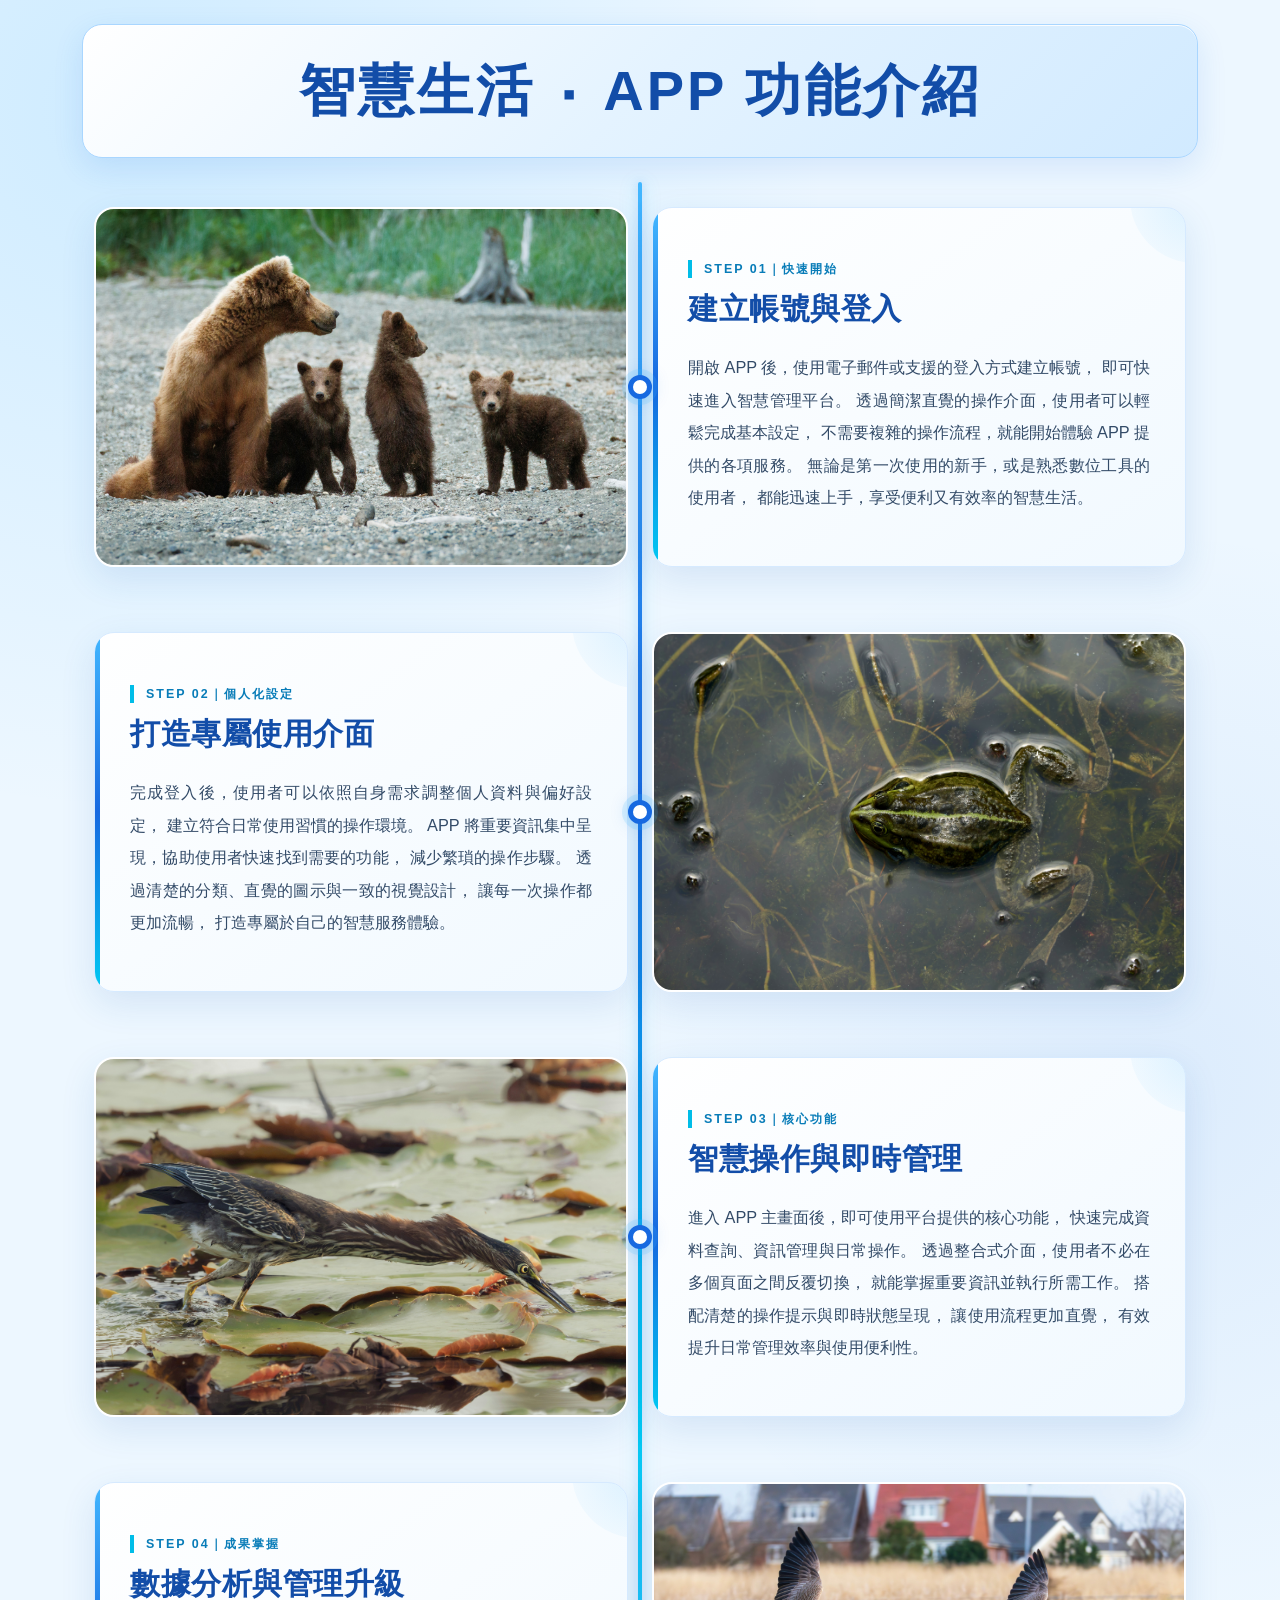
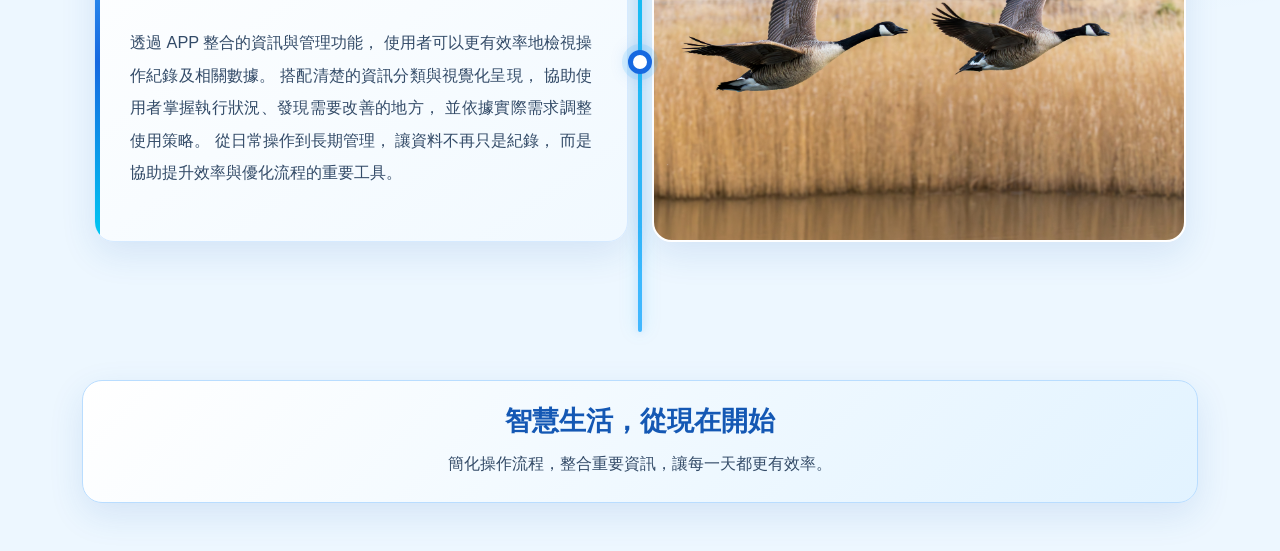
<file: 20261102_AI02.html>
<!DOCTYPE html>
<html lang="zh-TW">

<head>
    <meta charset="UTF-8">
    <meta name="viewport" content="width=device-width, initial-scale=1.0">

    <title>智慧 APP 產品介紹－智慧生活管理平台</title>

    <!-- Bootstrap -->
    <link rel="stylesheet" href="css/bootstrap.min.css">

    <!-- 自訂 CSS -->
    <link rel="stylesheet" href="css/myall.css">
</head>
<style>
    * {
    margin: 0;
    padding: 0;
    box-sizing: border-box;
}

:root {

    /* 網頁背景：明亮冰藍 */
    --bg001: #edf7ff;

    /* 卡片背景：純白 */
    --bg002: #ffffff;

    /* 主要科技藍 */
    --primary-blue: #1769e0;

    /* 次要科技藍 */
    --secondary-blue: #42b7ff;

    /* 輔助亮藍 */
    --light-blue: #d9efff;

    /* 標題文字：深海藍 */
    --text001: #12315a;

    /* 內文：深灰藍 */
    --text002: #334b68;

    /* 強調色：亮青藍 */
    --accent-cyan: #00c9f2;

    /* 邊框顏色 */
    --border001: #c8e4ff;

    /* 卡片陰影 */
    --shadow001: 0 12px 35px rgba(30, 100, 180, 0.12);

    /* 懸停陰影 */
    --shadow002: 0 18px 45px rgba(23, 105, 224, 0.22);

    /* 動畫時間 */
    --transition-time: 0.6s;
}

html {
    scroll-behavior: smooth;
}

body {
    background:
        radial-gradient(
            circle at 10% 5%,
            rgba(66, 183, 255, 0.18),
            transparent 30%
        ),
        radial-gradient(
            circle at 90% 50%,
            rgba(23, 105, 224, 0.08),
            transparent 35%
        ),
        var(--bg001);

    color: var(--text001);

    font-family:
        "Noto Sans TC",
        "Microsoft JhengHei",
        sans-serif;

    line-height: 1.8;

    overflow-x: hidden;

    min-height: 100vh;
}


/* =========================================
   03. Bootstrap 字體粗細擴充
========================================= */

.fw-100 {
    font-weight: 100;
}

.fw-200 {
    font-weight: 200;
}

.fw-300 {
    font-weight: 300;
}

.fw-400 {
    font-weight: 400;
}

.fw-500 {
    font-weight: 500;
}

.fw-600 {
    font-weight: 600;
}

.fw-700 {
    font-weight: 700;
}

.fw-800 {
    font-weight: 800;
}

.fw-900 {
    font-weight: 900;
}


/* =========================================
   04. 網頁大標題
========================================= */

.page-header {
    position: relative;

    background:
        linear-gradient(
            135deg,
            #ffffff 0%,
            #e4f3ff 50%,
            #d1eaff 100%
        );

    color: #124da8 !important;

    border: 1px solid #a9d6ff;

    border-radius: 20px;

    letter-spacing: 3px;

    line-height: 1.5;

    box-shadow:
        0 10px 30px rgba(23, 105, 224, 0.12),
        inset 0 1px 0 rgba(255, 255, 255, 0.9);

    overflow: hidden;

    transition:
        transform var(--transition-time) ease,
        box-shadow var(--transition-time) ease;
}

/* 標題上方的裝飾光線 */

.page-header::before {
    content: "";

    position: absolute;

    top: 0;
    left: -100%;

    width: 60%;
    height: 3px;

    background:
        linear-gradient(
            90deg,
            transparent,
            #00c9f2,
            #1769e0,
            transparent
        );

    transition: left 1s ease;
}

.page-header:hover::before {
    left: 150%;
}

.page-header:hover {
    transform: translateY(-3px);

    box-shadow:
        0 16px 38px rgba(23, 105, 224, 0.2);
}


/* =========================================
   05. 時間軸外層容器
========================================= */

.timeline-section,
.timeline-section-pointer {
    position: relative;

    padding: 25px 0;
}


/* 桌面版中央時間軸 */

.timeline-section::before,
.timeline-section-pointer::before {
    content: "";

    position: absolute;

    top: 0;
    bottom: 0;

    left: 50%;

    width: 4px;

    background:
        linear-gradient(
            180deg,
            #42b7ff 0%,
            #1769e0 35%,
            #00c9f2 70%,
            #42b7ff 100%
        );

    transform: translateX(-50%);

    border-radius: 10px;

    box-shadow:
        0 0 8px rgba(23, 105, 224, 0.2),
        0 0 18px rgba(0, 201, 242, 0.25);
}


/* =========================================
   06. 每一個時間軸區塊
========================================= */

.timeline-item {
    display: flex;

    align-items: stretch;

    margin: 0 0 65px 0;

    position: relative;

    z-index: 1;
}


/* 時間軸圓形節點 */

.timeline-item::before {
    content: "";

    position: absolute;

    top: 50%;
    left: 50%;

    width: 24px;
    height: 24px;

    background: #ffffff;

    border: 5px solid var(--primary-blue);

    border-radius: 50%;

    transform: translate(-50%, -50%);

    z-index: 5;

    box-shadow:
        0 0 0 6px rgba(66, 183, 255, 0.16),
        0 0 18px rgba(23, 105, 224, 0.25);

    transition:
        width var(--transition-time) ease,
        height var(--transition-time) ease,
        background-color var(--transition-time) ease,
        box-shadow var(--transition-time) ease;
}


/* 滑鼠經過時間軸節點 */

.timeline-item:hover::before {
    width: 36px;
    height: 36px;

    background: var(--accent-cyan);

    border-color: #ffffff;

    box-shadow:
        0 0 0 8px rgba(66, 183, 255, 0.2),
        0 0 25px rgba(0, 201, 242, 0.65);
}


/* =========================================
   07. Bootstrap 欄位設定
========================================= */

.timeline-item > [class*="col-"] {
    min-width: 0;
}


/* 圖片欄位垂直置中 */

.timeline-item > .col-md-6 {
    display: flex;

    flex-direction: column;

    justify-content: center;
}


/* =========================================
   08. 圖片區域
========================================= */

.img-box {
    width: 100%;

    height: 360px;

    position: relative;

    background-position: center center;

    background-size: cover;

    background-repeat: no-repeat;

    border-radius: 20px;

    border: 2px solid #ffffff;

    box-shadow: var(--shadow001);

    overflow: hidden;

    isolation: isolate;

    transition:
        transform 0.7s cubic-bezier(0.2, 0.7, 0.2, 1),
        border-color 0.5s ease,
        box-shadow 0.5s ease;
}


/* 圖片上方的柔和色彩 */

.img-box::before {
    content: "";

    position: absolute;

    inset: 0;

    background:
        linear-gradient(
            135deg,
            rgba(23, 105, 224, 0.12),
            transparent 55%,
            rgba(0, 201, 242, 0.12)
        );

    opacity: 0;

    z-index: 1;

    pointer-events: none;

    transition: opacity 0.6s ease;
}


/* 圖片下方的半透明遮罩 */

.img-box::after {
    content: "";

    position: absolute;

    inset: 0;

    background:
        linear-gradient(
            135deg,
            rgba(8, 39, 91, 0.76),
            rgba(23, 105, 224, 0.62)
        );

    opacity: 0;

    z-index: 2;

    pointer-events: none;

    transition:
        opacity 0.55s ease,
        transform 0.7s cubic-bezier(0.2, 0.7, 0.2, 1);
}


/* 圖片滑鼠懸停 */

.timeline-item:hover .img-box {
    transform: translateY(-5px);

    border-color: #8ddaff;

    box-shadow: var(--shadow002);
}

.timeline-item:hover .img-box::before {
    opacity: 1;
}


/* =========================================
   09. Roller 從左到右
   對應 .roller-r
========================================= */

.roller-r .img-box::after {
    transform: translateX(-100%);
}

.roller-r:hover .img-box::after {
    transform: translateX(0);
}

.roller-r:hover .img-box {
    transform: translateX(5px);
}


/* =========================================
   10. Roller 從右到左
   對應 .roller-l
========================================= */

.roller-l .img-box::after {
    transform: translateX(100%);
}

.roller-l:hover .img-box::after {
    transform: translateX(0);
}

.roller-l:hover .img-box {
    transform: translateX(-5px);
}


/* =========================================
   11. Roller 從上到下
   對應 .roller-t
========================================= */

.roller-t .img-box::after {
    transform: translateY(-100%);
}

.roller-t:hover .img-box::after {
    transform: translateY(0);
}

.roller-t:hover .img-box {
    transform: translateY(5px);
}


/* =========================================
   12. Roller 從下到上
   對應 .roller-b
========================================= */

.roller-b .img-box::after {
    transform: translateY(100%);
}

.roller-b:hover .img-box::after {
    transform: translateY(0);
}

.roller-b:hover .img-box {
    transform: translateY(-5px);
}


/* =========================================
   13. Roller 圖片放大效果
========================================= */

.img-box {
    background-origin: border-box;
}

/* 利用背景圖尺寸變化呈現柔和放大感 */

.timeline-item:hover .img-box {
    background-size: 108%;
}


/* =========================================
   14. 文字卡片
========================================= */

.text-box {
    padding: 35px;

    min-height: 100%;

    display: flex;

    flex-direction: column;

    justify-content: center;

    background:
        linear-gradient(
            145deg,
            rgba(255, 255, 255, 0.98),
            rgba(241, 249, 255, 0.96)
        );

    border-radius: 20px;

    border: 1px solid #d6eaff;

    box-shadow: var(--shadow001);

    position: relative;

    overflow: hidden;

    transition:
        transform 0.5s ease,
        box-shadow 0.5s ease,
        border-color 0.5s ease;
}


/* 卡片左側科技色線條 */

.text-box::before {
    content: "";

    position: absolute;

    top: 0;
    left: 0;

    width: 5px;
    height: 100%;

    background:
        linear-gradient(
            180deg,
            #42b7ff,
            #1769e0,
            #00c9f2
        );

    border-radius: 20px 0 0 20px;

    transition: width 0.4s ease;
}


/* 卡片右上方裝飾 */

.text-box::after {
    content: "";

    position: absolute;

    width: 130px;
    height: 130px;

    top: -75px;
    right: -75px;

    border-radius: 50%;

    background:
        radial-gradient(
            circle,
            rgba(66, 183, 255, 0.16),
            rgba(66, 183, 255, 0)
        );

    pointer-events: none;
}


/* 滑鼠經過文字卡片 */

.timeline-item:hover .text-box {
    transform: translateY(-4px);

    border-color: #9bd9ff;

    box-shadow: var(--shadow002);
}

.timeline-item:hover .text-box::before {
    width: 8px;
}


/* =========================================
   15. 文字卡片標題
========================================= */

.text-box h2 {
    font-size: 1.85rem;

    font-weight: 900;

    line-height: 1.45;

    margin-bottom: 20px;

    color: #124da8 !important;

    letter-spacing: 0.5px;

    position: relative;

    z-index: 1;
}


/* STEP 年代標籤 */

.text-box h2 span {
    display: block;

    font-size: 0.78rem;

    font-weight: 800;

    letter-spacing: 2px;

    color: #087cb8;

    margin-bottom: 10px;

    padding-left: 12px;

    border-left: 4px solid #00bde8;
}


/* =========================================
   16. 文字卡片內文
========================================= */

.text-box p {
    font-size: 1.02rem;

    font-weight: 400;

    line-height: 2;

    text-align: justify;

    margin-bottom: 0;

    color: #334b68;

    position: relative;

    z-index: 1;
}


/* =========================================
   17. 頁尾
========================================= */

.footer-box {
    background:
        linear-gradient(
            135deg,
            #ffffff,
            #e2f3ff
        );

    border: 1px solid #b9ddff;

    border-radius: 20px;

    box-shadow: var(--shadow001);

    color: #12315a;

    transition:
        transform 0.4s ease,
        box-shadow 0.4s ease;
}

.footer-box:hover {
    transform: translateY(-4px);

    box-shadow: var(--shadow002);
}

.footer-box h3 {
    color: #1458b4;

    font-size: 1.7rem;

    margin-bottom: 12px;
}

.footer-box p {
    color: #334b68;

    font-size: 1rem;
}


/* =========================================
   18. 平板版面
========================================= */

@media (min-width: 768px) and (max-width: 991.98px) {

    .page-header {
        font-size: 2.3rem;

        letter-spacing: 2px;
    }

    .img-box {
        height: 300px;
    }

    .text-box {
        padding: 25px;
    }

    .text-box h2 {
        font-size: 1.5rem;
    }

    .text-box p {
        font-size: 0.95rem;

        line-height: 1.9;
    }
}


/* =========================================
   19. 手機版面
========================================= */

@media (max-width: 767.98px) {

    /* 時間軸移至左側 */

    .timeline-section::before,
    .timeline-section-pointer::before {
        left: 15px;

        width: 3px;

        transform: none;
    }


    /* 每個時間軸區塊 */

    .timeline-item {
        margin: 0 0 45px 0;

        padding-left: 30px;

        flex-direction: column !important;
    }


    /* 手機版圓形節點 */

    .timeline-item::before {
        left: 15px;

        top: 25px;

        width: 20px;

        height: 20px;

        transform: translateX(-50%);
    }

    .timeline-item:hover::before {
        width: 28px;

        height: 28px;
    }


    /* 手機版欄位 */

    .timeline-item > .col-md-6 {
        width: 100%;
    }


    /* 圖片高度 */

    .img-box {
        height: 250px;

        border-radius: 16px;
    }


    /* 文字卡片 */

    .text-box {
        padding: 24px;

        margin-top: 18px;

        border-radius: 16px;
    }


    /* 手機標題 */

    .page-header {
        font-size: 1.8rem;

        padding: 24px 12px !important;

        letter-spacing: 1px;

        border-radius: 15px;
    }


    .text-box h2 {
        font-size: 1.45rem;

        margin-bottom: 16px;
    }


    .text-box h2 span {
        font-size: 0.72rem;

        letter-spacing: 1px;
    }


    /* 手機內文 */

    .text-box p {
        font-size: 0.95rem;

        line-height: 1.9;

        text-align: left;
    }


    /* 頁尾 */

    .footer-box {
        padding: 25px 18px !important;
    }

    .footer-box h3 {
        font-size: 1.4rem;
    }

    .footer-box p {
        font-size: 0.92rem;
    }


    /* 手機觸控不需要懸停位移 */

    .timeline-item:hover .img-box {
        transform: none;

        background-size: cover;
    }

    .timeline-item:hover .text-box {
        transform: none;
    }
}


/* =========================================
   20. 小尺寸手機
========================================= */

@media (max-width: 400px) {

    .page-header {
        font-size: 1.45rem;

        letter-spacing: 0;
    }

    .img-box {
        height: 210px;
    }

    .text-box {
        padding: 20px;
    }

    .text-box h2 {
        font-size: 1.25rem;
    }

    .text-box p {
        font-size: 0.9rem;
    }
}


/* =========================================
   21. 無障礙：減少動態效果
========================================= */

@media (prefers-reduced-motion: reduce) {

    *,
    *::before,
    *::after {
        scroll-behavior: auto !important;

        animation-duration: 0.01ms !important;

        animation-iteration-count: 1 !important;

        transition-duration: 0.01ms !important;
    }
}
</style>
<body>

    <div class="container">

        <!-- 網頁大標題 -->
        <div class="display-4 fw-900 page-header p-4 my-4 text-center">
            智慧生活 ‧ APP 功能介紹
        </div>

        <!-- 時間軸容器：保留原本版面結構 -->
        <div class="timeline-section-pointer">

            <!-- 功能 01：圖片左、文字右 -->
            <div class="row timeline-item">

                <div class="col-md-6 roller-r">
                    <div class="img-box"
                        style="background-image: url('image/006.jpg');">
                    </div>
                </div>

                <div class="col-md-6">
                    <div class="text-box">

                        <h2>
                            <span>STEP 01｜快速開始</span>
                            建立帳號與登入
                        </h2>

                        <p>
                            開啟 APP 後，使用電子郵件或支援的登入方式建立帳號，
                            即可快速進入智慧管理平台。
                            透過簡潔直覺的操作介面，使用者可以輕鬆完成基本設定，
                            不需要複雜的操作流程，就能開始體驗 APP 提供的各項服務。
                            無論是第一次使用的新手，或是熟悉數位工具的使用者，
                            都能迅速上手，享受便利又有效率的智慧生活。
                        </p>

                    </div>
                </div>

            </div>


            <!-- 功能 02：文字左、圖片右 -->
            <div class="row timeline-item flex-row-reverse">

                <div class="col-md-6 roller-l">
                    <div class="img-box"
                        style="background-image: url('image/007.jpg');">
                    </div>
                </div>

                <div class="col-md-6">
                    <div class="text-box">

                        <h2>
                            <span>STEP 02｜個人化設定</span>
                            打造專屬使用介面
                        </h2>

                        <p>
                            完成登入後，使用者可以依照自身需求調整個人資料與偏好設定，
                            建立符合日常使用習慣的操作環境。
                            APP 將重要資訊集中呈現，協助使用者快速找到需要的功能，
                            減少繁瑣的操作步驟。
                            透過清楚的分類、直覺的圖示與一致的視覺設計，
                            讓每一次操作都更加流暢，
                            打造專屬於自己的智慧服務體驗。
                        </p>

                    </div>
                </div>

            </div>


            <!-- 功能 03：圖片左、文字右 -->
            <div class="row timeline-item">

                <div class="col-md-6 roller-t">
                    <div class="img-box"
                        style="background-image: url('image/008.jpg');">
                    </div>
                </div>

                <div class="col-md-6">
                    <div class="text-box">

                        <h2>
                            <span>STEP 03｜核心功能</span>
                            智慧操作與即時管理
                        </h2>

                        <p>
                            進入 APP 主畫面後，即可使用平台提供的核心功能，
                            快速完成資料查詢、資訊管理與日常操作。
                            透過整合式介面，使用者不必在多個頁面之間反覆切換，
                            就能掌握重要資訊並執行所需工作。
                            搭配清楚的操作提示與即時狀態呈現，
                            讓使用流程更加直覺，
                            有效提升日常管理效率與使用便利性。
                        </p>

                    </div>
                </div>

            </div>


            <!-- 功能 04：文字左、圖片右 -->
            <div class="row timeline-item flex-row-reverse">

                <div class="col-md-6 roller-b">
                    <div class="img-box"
                        style="background-image: url('image/009.jpg');">
                    </div>
                </div>

                <div class="col-md-6">
                    <div class="text-box">

                        <h2>
                            <span>STEP 04｜成果掌握</span>
                            數據分析與管理升級
                        </h2>

                        <p>
                            透過 APP 整合的資訊與管理功能，
                            使用者可以更有效率地檢視操作紀錄及相關數據。
                            搭配清楚的資訊分類與視覺化呈現，
                            協助使用者掌握執行狀況、發現需要改善的地方，
                            並依據實際需求調整使用策略。
                            從日常操作到長期管理，
                            讓資料不再只是紀錄，
                            而是協助提升效率與優化流程的重要工具。
                        </p>

                    </div>
                </div>

            </div>

        </div>

        <!-- 頁尾 -->
        <div class="footer-box text-center my-5 p-4">
            <h3 class="fw-900">智慧生活，從現在開始</h3>
            <p class="mb-0">
                簡化操作流程，整合重要資訊，讓每一天都更有效率。
            </p>
        </div>

    </div>

    <!-- Bootstrap JavaScript -->
    <script src="js/bootstrap.bundle.min.js"></script>

</body>
</html>
</file>
<file: css/myall.css>
@import url('https://fonts.googleapis.com/css2?family=Noto+Serif+Display:ital,wght@0,100..900;1,100..900&display=swap');
* {
            margin: 10;
            padding: 0;
        }
        body{
            font-family: "Noto Serif Display", serif;
        }
     :root{
      /* 主要背景：聖誕雪夜深藍 */
  --bg001: #3905e6;

  /* 次要背景：經典聖誕紅 (帶 20% 透明度) */
  --bg002: #d4242633;

  /* 按鈕/元件主色：松針深綠 (帶 50% 透明度) */
  --bot001: #2f523380;

  /* 懸停狀態：金燦聖誕黃 */
  --bot001hover: #f4c430;

  /* 主要文字：高對比奶油雪白 */
  --text001: #e3eaf2;
   /* 主要文字：高對比奶油雪白 */
  --text002: #26507a;

  /* 新增 5 筆聖誕主題變數 */

  /* 次要文字：暖金文字 */
  --text002: #ffeaa7;

  /* 點綴色：經典聖誕鮮紅 */
  --accent-red: #d42426;

  /* 點綴色：冬日松針綠 */
  --accent-green: #2f5233;

  /* 邊框色：閃耀金邊 (帶 30% 透明度) */
  --border001: #ffd7004d;

  /* 卡片/容器背景：柔和雪白 (帶 10% 透明度) */
  --card-bg: #ffffff1a;
     }   
     .fw-100{
        font-weight: 100;
     }
     .fw-200{
        font-weight: 200;
    }
     
     .fw-300{
        font-weight: 300;
    }
    .fw-400{
        font-weight: 400;
    }
    .fw-500{
        font-weight: 500;
    }
    .fw-600{
        font-weight: 600;
    }
    .fw-700{
        font-weight: 700;
    }
    .fw-800{
        font-weight: 800;
    }
    .fw-900{
        font-weight: 900;
    }
</file>
